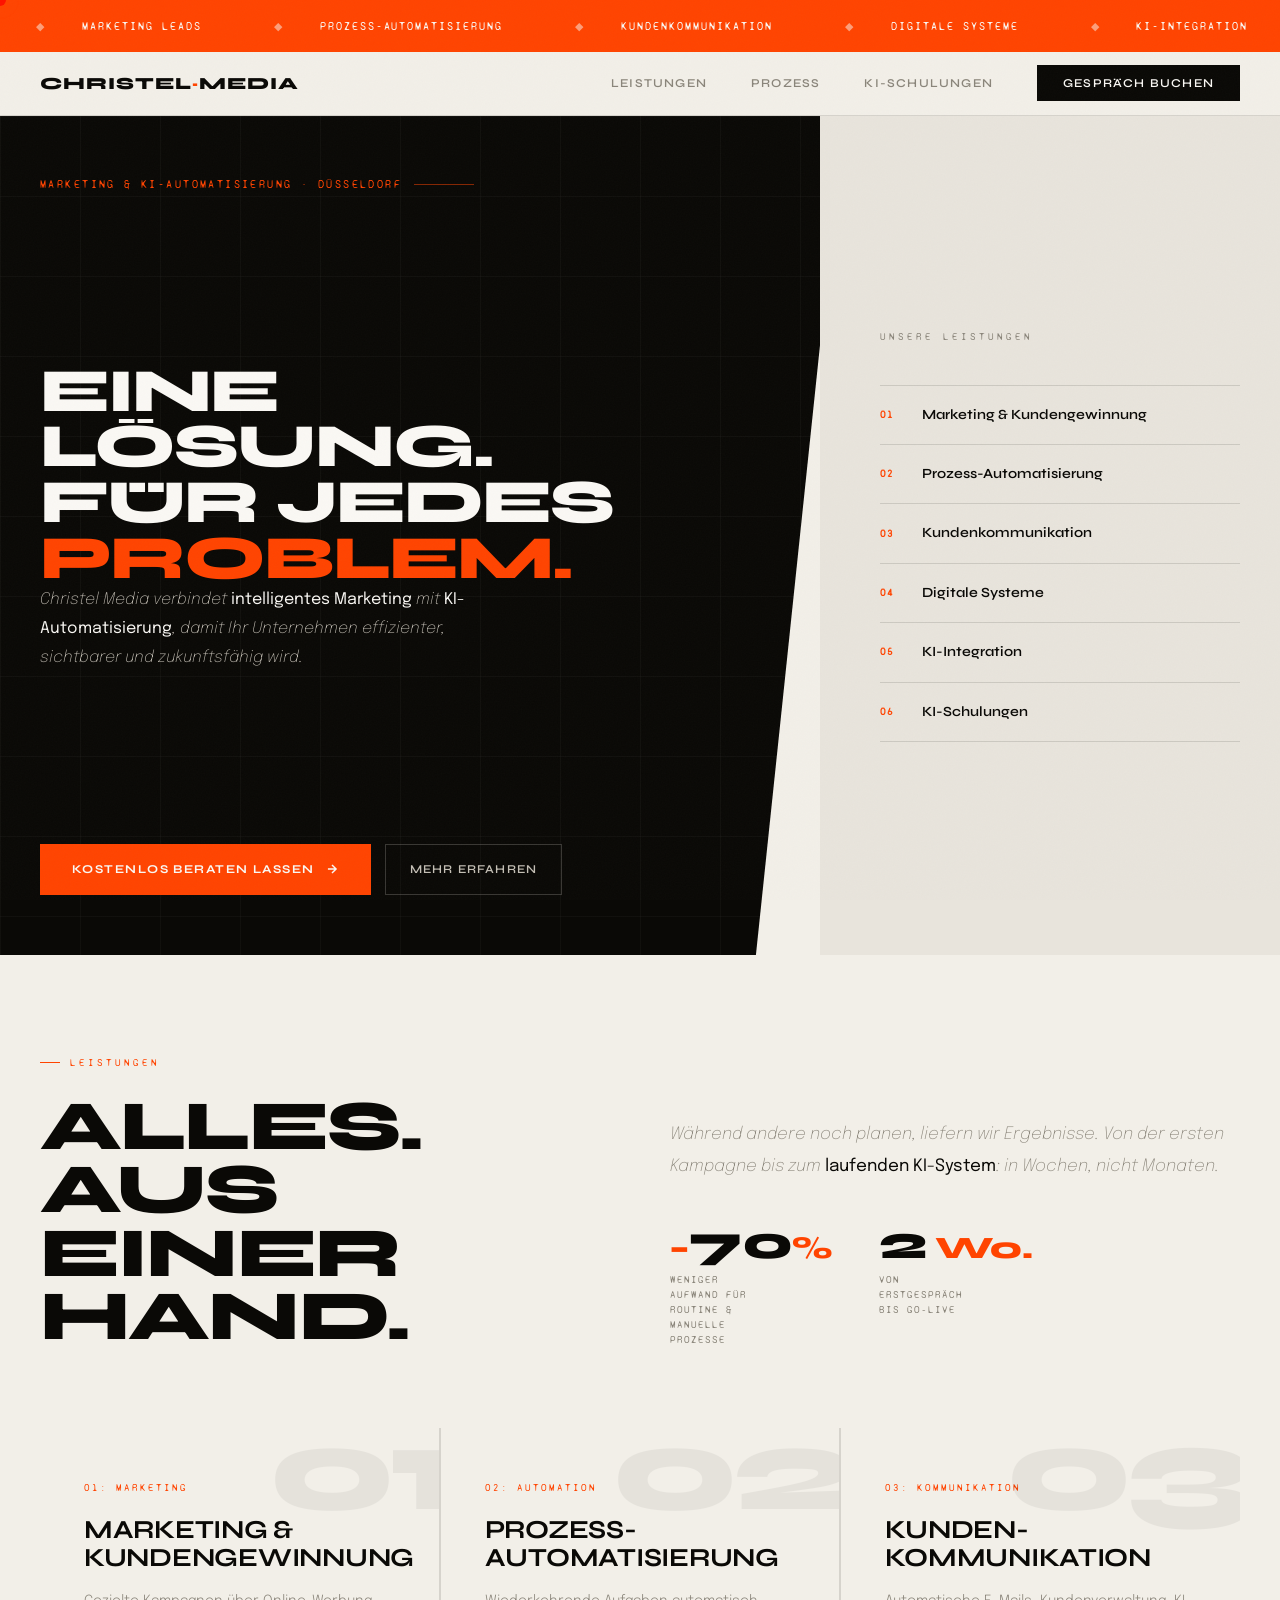
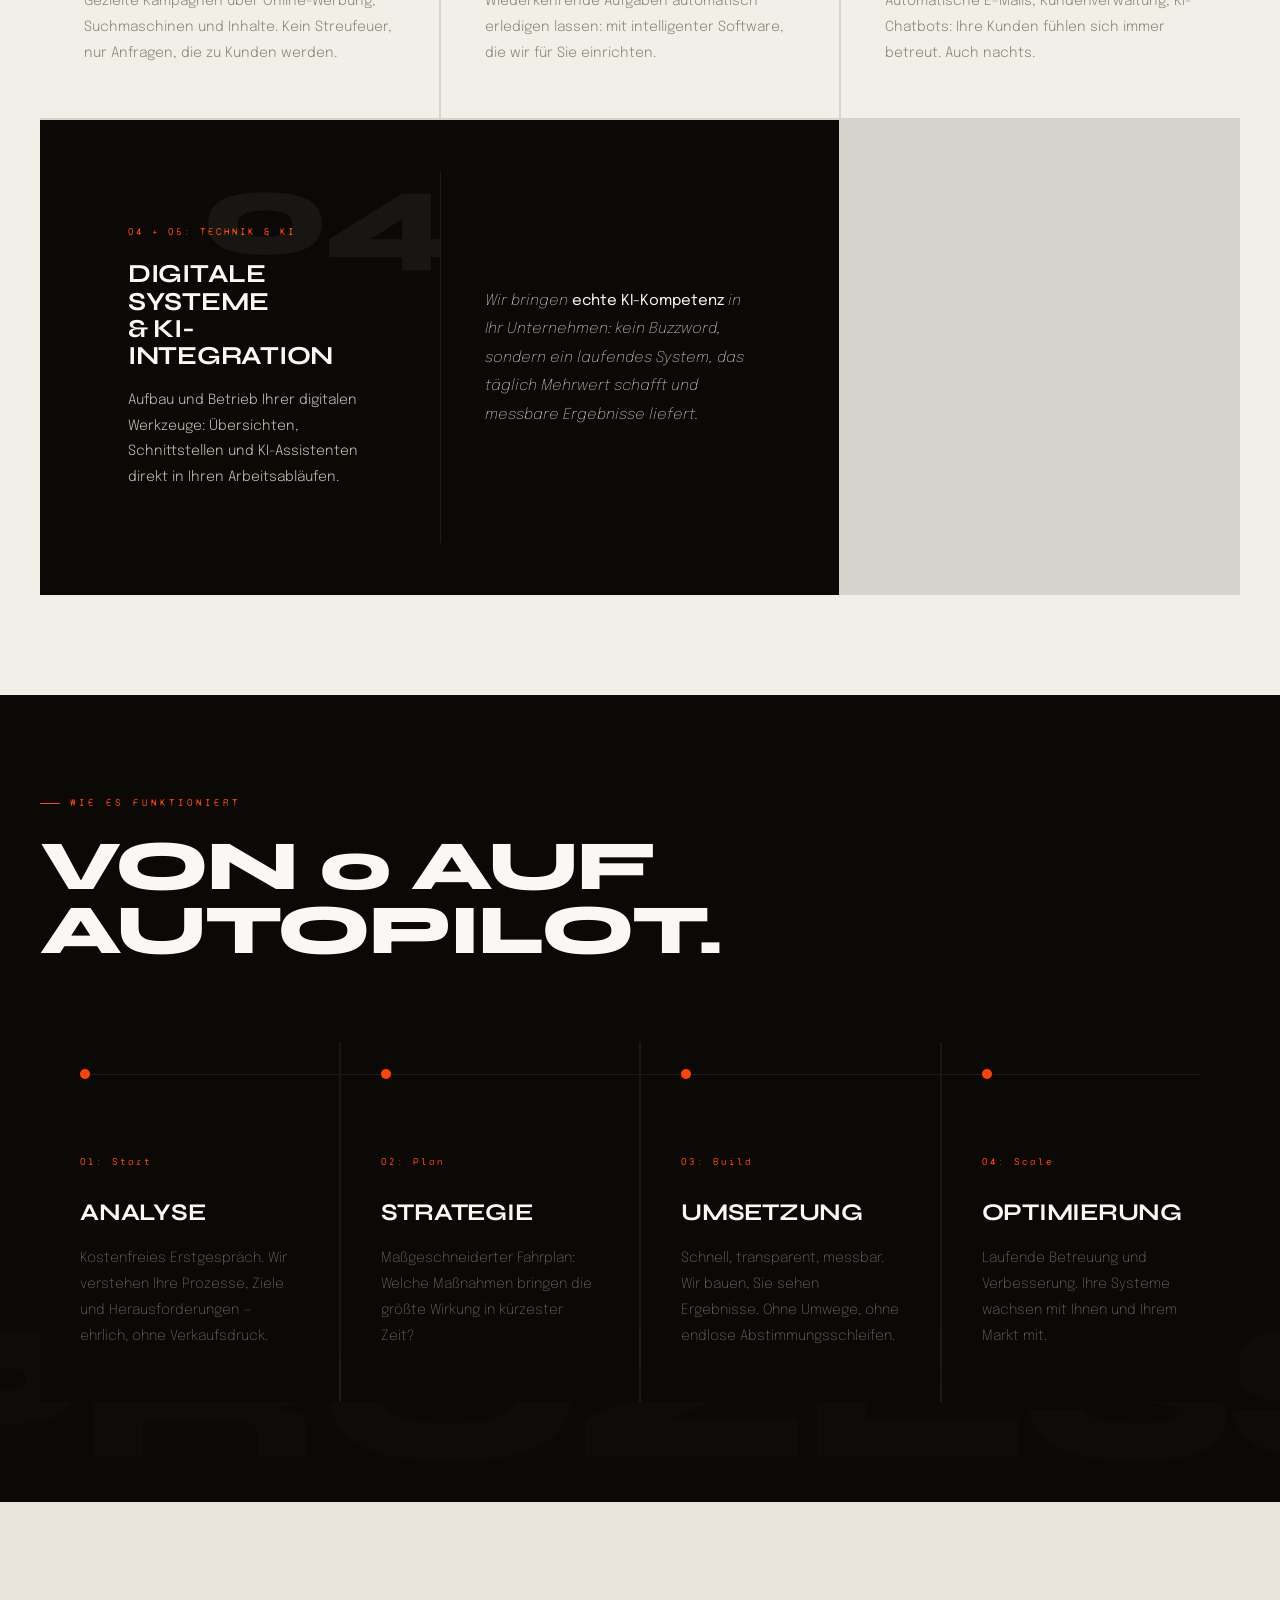
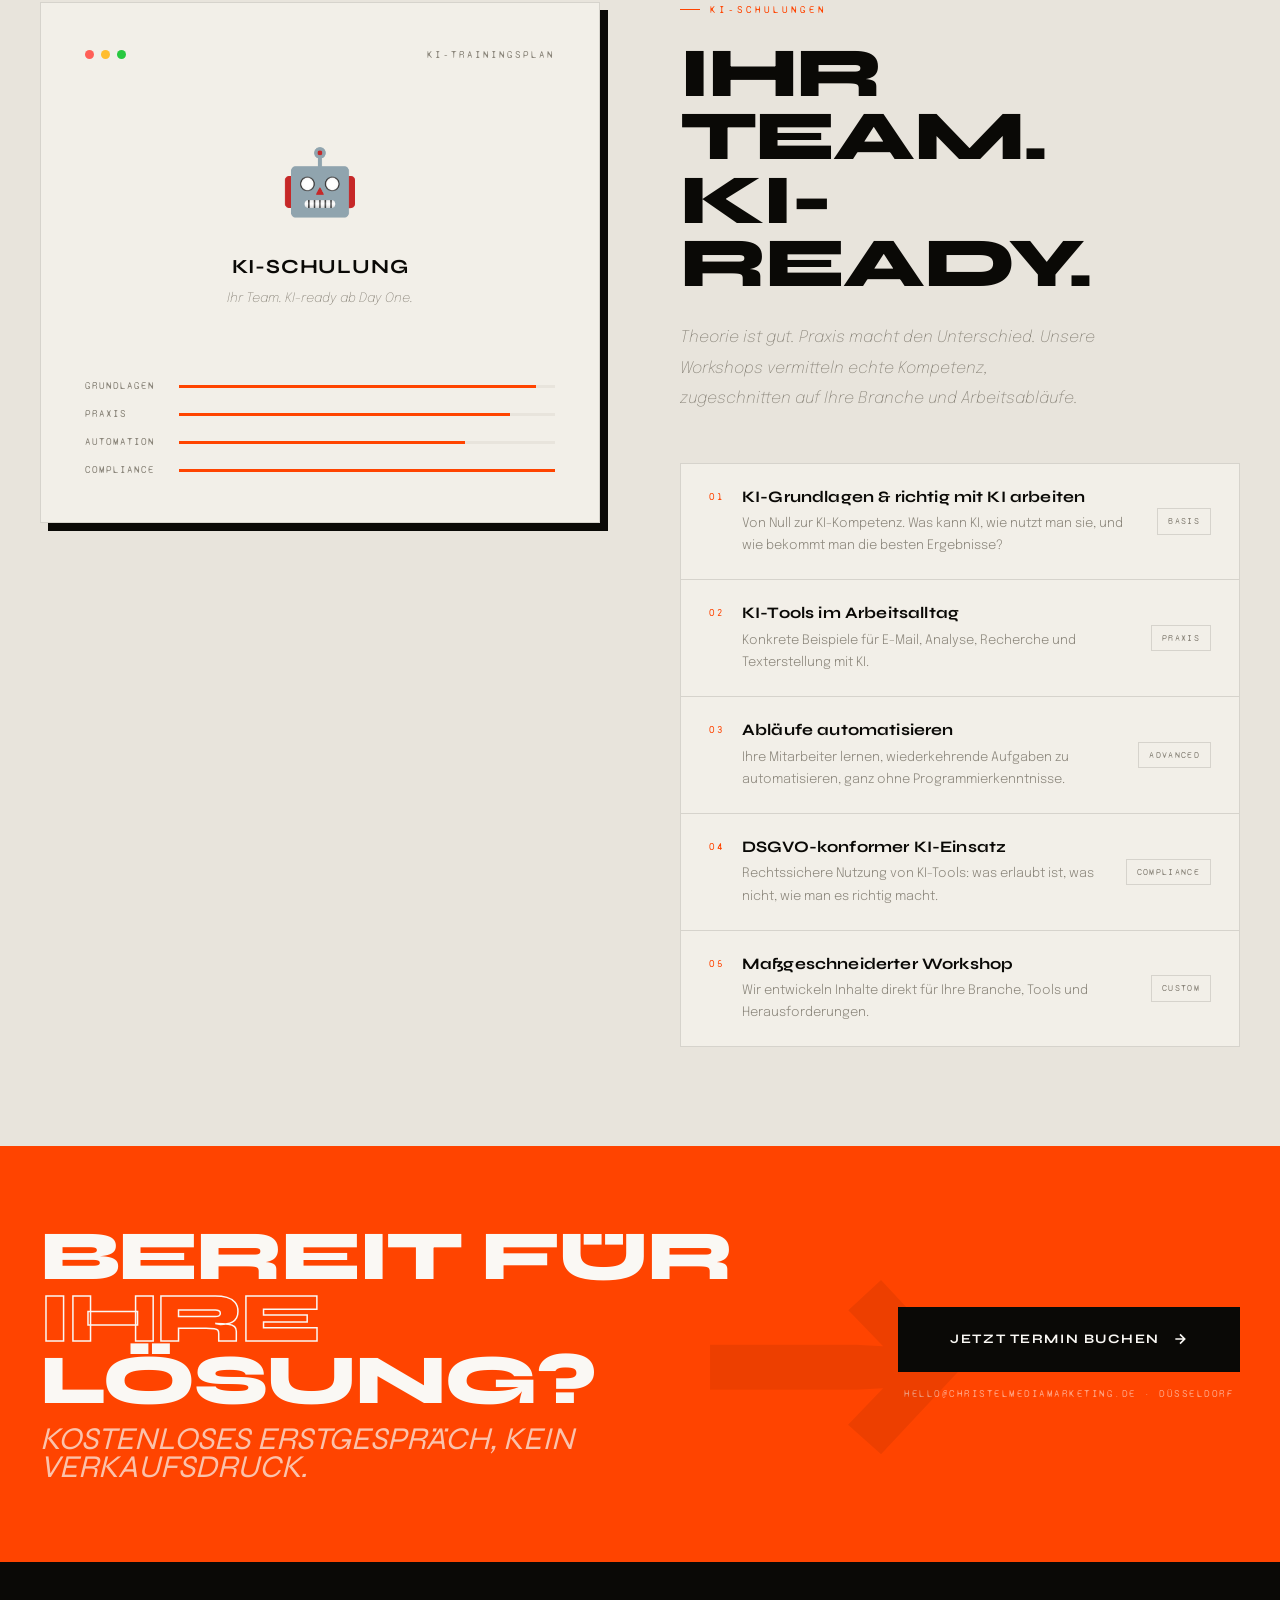
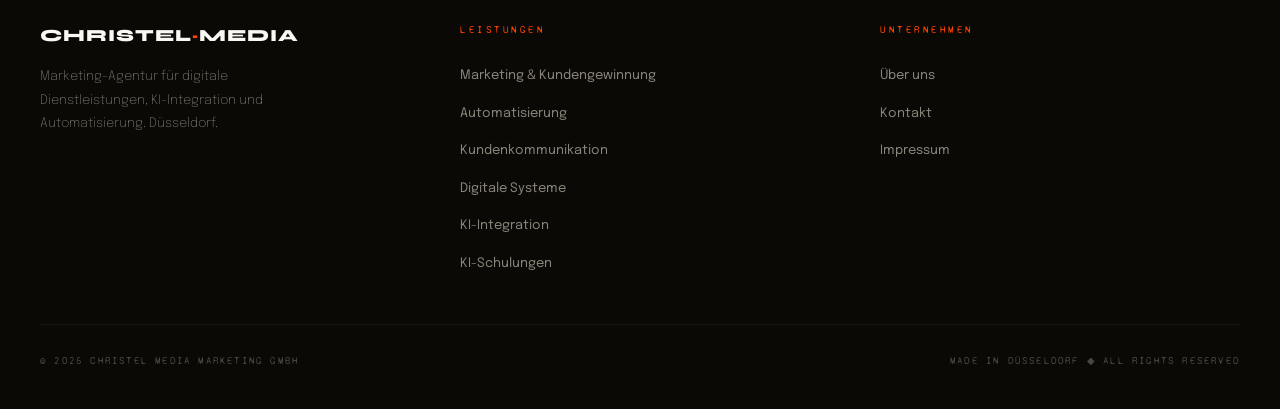
<file: index.html>
<!DOCTYPE html>
<html lang="de">
<head>
  <meta charset="UTF-8">
  <meta name="viewport" content="width=device-width, initial-scale=1.0">
  <title>Christel Media — Eine Lösung. Für jedes Problem.</title>
  <meta name="description" content="Christel Media verbindet intelligentes Marketing mit KI-Automatisierung, damit Ihr Unternehmen effizienter, sichtbarer und zukunftsfähig wird.">
  <link rel="preconnect" href="https://fonts.googleapis.com">
  <link href="https://fonts.googleapis.com/css2?family=Syne:wght@400;600;700;800&family=Syne+Mono&family=Epilogue:ital,wght@0,200;0,300;0,400;1,200&display=swap" rel="stylesheet">
  <link rel="stylesheet" href="css/styles.css">
</head>
<body>

  <!-- Scroll progress bar -->
  <div class="scroll-progress" id="scrollProgress" aria-hidden="true"></div>

  <!-- Custom cursor (desktop only) -->
  <div class="cur" id="cur" aria-hidden="true"></div>
  <div class="cur-ring" id="curRing" aria-hidden="true"></div>

  <!-- Marquee bar -->
  <div class="mbar" aria-hidden="true">
    <div class="minner">
      <span>Marketing Leads</span><span>Prozess-Automatisierung</span>
      <span>Kundenkommunikation</span><span>Digitale Systeme</span>
      <span>KI-Integration</span><span>KI-Schulungen für Teams</span>
      <span>Christel Media · Düsseldorf</span>
      <span>Marketing Leads</span><span>Prozess-Automatisierung</span>
      <span>Kundenkommunikation</span><span>Digitale Systeme</span>
      <span>KI-Integration</span><span>KI-Schulungen für Teams</span>
      <span>Christel Media · Düsseldorf</span>
    </div>
  </div>

  <!-- Navigation -->
  <nav role="navigation" aria-label="Hauptnavigation">
    <a href="#" class="logo">Christel<span class="logo-dot">·</span>Media</a>

    <button class="hamburger" id="hamburger" aria-label="Navigation öffnen" aria-expanded="false" aria-controls="navMenu">
      <span></span><span></span><span></span>
    </button>

    <ul id="navMenu" role="list">
      <li><a href="#leistungen">Leistungen</a></li>
      <li><a href="#prozess">Prozess</a></li>
      <li><a href="schulungen/">KI-Schulungen</a></li>
      <li><a href="#kontakt" class="nav-btn">Gespräch buchen</a></li>
    </ul>
  </nav>

  <!-- ─── HERO ─── -->
  <section class="hero" aria-label="Hero">
    <div class="hero-left">
      <div class="eyebrow">Marketing &amp; KI-Automatisierung · Düsseldorf</div>

      <div class="hero-title-block">
        <h1 class="hero-title">
          <span class="ln">Eine</span>
          <span class="ln">Lösung.</span>
          <span class="ln">Für jedes <span class="sw-wrap"><span class="sw-reel">
            <span style="color:var(--orange)">Problem.</span>
            <span style="-webkit-text-stroke:1.5px rgba(242,239,232,.4);color:transparent">Ziel.</span>
            <span style="color:var(--orange)">Projekt.</span>
            <span style="color:var(--orange)">Problem.</span>
          </span></span></span>
        </h1>
        <p class="hero-sub">
          Christel Media verbindet <strong>intelligentes Marketing</strong> mit
          <strong>KI-Automatisierung</strong>, damit Ihr Unternehmen effizienter,
          sichtbarer und zukunftsfähig wird.
        </p>
      </div>

      <div class="hero-bottom">
        <div class="hcta">
          <a href="#kontakt" class="btn-main">
            Kostenlos beraten lassen
            <svg width="14" height="14" viewBox="0 0 24 24" fill="none" stroke="currentColor" stroke-width="2.5" aria-hidden="true"><path d="M5 12h14M12 5l7 7-7 7"/></svg>
          </a>
          <a href="#leistungen" class="btn-out">Mehr erfahren</a>
        </div>
      </div>
    </div>

    <div class="hero-right">
      <div class="hr-label">Unsere Leistungen</div>
      <ul class="slist" role="list">
        <li><a href="#svc-01"><span class="slnum">01</span>Marketing &amp; Kundengewinnung<span class="slarr" aria-hidden="true">→</span></a></li>
        <li><a href="#svc-02"><span class="slnum">02</span>Prozess-Automatisierung<span class="slarr" aria-hidden="true">→</span></a></li>
        <li><a href="#svc-03"><span class="slnum">03</span>Kundenkommunikation<span class="slarr" aria-hidden="true">→</span></a></li>
        <li><a href="#svc-04"><span class="slnum">04</span>Digitale Systeme<span class="slarr" aria-hidden="true">→</span></a></li>
        <li><a href="#svc-04"><span class="slnum">05</span>KI-Integration<span class="slarr" aria-hidden="true">→</span></a></li>
        <li><a href="#schulungen"><span class="slnum">06</span>KI-Schulungen<span class="slarr" aria-hidden="true">→</span></a></li>
      </ul>
    </div>
  </section>

  <!-- ─── SERVICES ─── -->
  <section class="svcsec" id="leistungen" aria-labelledby="svc-heading">
    <div class="svctop rv">
      <div>
        <div class="stag">Leistungen</div>
        <h2 class="sh" id="svc-heading">Alles.<br>Aus einer Hand.</h2>
      </div>
      <div class="svctop-right">
        <p class="svctop-desc">Während andere noch planen, liefern wir Ergebnisse. Von der ersten Kampagne bis zum <strong>laufenden KI-System</strong>: in Wochen, nicht Monaten.</p>
        <div class="svtstats">
          <div class="svtstat">
            <div class="svtstat-n"><em>−</em>70<em>%</em></div>
            <div class="svtstat-l">Weniger Aufwand für Routine &amp; manuelle Prozesse</div>
          </div>
          <div class="svtstat">
            <div class="svtstat-n">2<em> Wo.</em></div>
            <div class="svtstat-l">Von Erstgespräch bis Go-Live</div>
          </div>
        </div>
      </div>
    </div>

    <div class="cgrid">
      <div class="card rv d1" id="svc-01">
        <div class="cnum" aria-hidden="true">01</div>
        <div class="ctag">01: Marketing</div>
        <h3 class="ctitle">Marketing &amp;<br>Kundengewinnung</h3>
        <p class="ctext">Gezielte Kampagnen über Online-Werbung, Suchmaschinen und Inhalte. Kein Streufeuer, nur Anfragen, die zu Kunden werden.</p>
      </div>
      <div class="card rv d2" id="svc-02">
        <div class="cnum" aria-hidden="true">02</div>
        <div class="ctag">02: Automation</div>
        <h3 class="ctitle">Prozess-<br>Automatisierung</h3>
        <p class="ctext">Wiederkehrende Aufgaben automatisch erledigen lassen: mit intelligenter Software, die wir für Sie einrichten.</p>
      </div>
      <div class="card rv d3" id="svc-03">
        <div class="cnum" aria-hidden="true">03</div>
        <div class="ctag">03: Kommunikation</div>
        <h3 class="ctitle">Kunden-<br>kommunikation</h3>
        <p class="ctext">Automatische E-Mails, Kundenverwaltung, KI-Chatbots: Ihre Kunden fühlen sich immer betreut. Auch nachts.</p>
      </div>

      <div class="card cwide rv d1" id="svc-04">
        <div class="cwide-left">
          <div class="cnum" aria-hidden="true">04</div>
          <div class="ctag">04 + 05: Technik &amp; KI</div>
          <h3 class="ctitle">Digitale Systeme<br>&amp; KI-Integration</h3>
          <p class="ctext">Aufbau und Betrieb Ihrer digitalen Werkzeuge: Übersichten, Schnittstellen und KI-Assistenten direkt in Ihren Arbeitsabläufen.</p>
        </div>
        <div class="cwide-right">
          <p>Wir bringen <strong>echte KI-Kompetenz</strong> in Ihr Unternehmen: kein Buzzword, sondern ein laufendes System, das täglich Mehrwert schafft und messbare Ergebnisse liefert.</p>
        </div>
      </div>
    </div>
  </section>

  <!-- ─── PROCESS ─── -->
  <section class="procsec" id="prozess" aria-labelledby="proc-heading">
    <div class="stag rv">Wie es funktioniert</div>
    <h2 class="sh rv d1" id="proc-heading">Von 0 auf<br>Autopilot.</h2>

    <div class="pgrid">
      <div class="pstep rv d1">
        <div class="pline" aria-hidden="true"></div>
        <div class="pdot" aria-hidden="true"></div>
        <span class="pnum">01: Start</span>
        <h3 class="ptitle">Analyse</h3>
        <p class="ptext">Kostenfreies Erstgespräch. Wir verstehen Ihre Prozesse, Ziele und Herausforderungen — ehrlich, ohne Verkaufsdruck.</p>
      </div>
      <div class="pstep rv d2">
        <div class="pline" aria-hidden="true"></div>
        <div class="pdot" aria-hidden="true"></div>
        <span class="pnum">02: Plan</span>
        <h3 class="ptitle">Strategie</h3>
        <p class="ptext">Maßgeschneiderter Fahrplan: Welche Maßnahmen bringen die größte Wirkung in kürzester Zeit?</p>
      </div>
      <div class="pstep rv d3">
        <div class="pline" aria-hidden="true"></div>
        <div class="pdot" aria-hidden="true"></div>
        <span class="pnum">03: Build</span>
        <h3 class="ptitle">Umsetzung</h3>
        <p class="ptext">Schnell, transparent, messbar. Wir bauen, Sie sehen Ergebnisse. Ohne Umwege, ohne endlose Abstimmungsschleifen.</p>
      </div>
      <div class="pstep rv d4">
        <div class="pline" aria-hidden="true"></div>
        <div class="pdot" aria-hidden="true"></div>
        <span class="pnum">04: Scale</span>
        <h3 class="ptitle">Optimierung</h3>
        <p class="ptext">Laufende Betreuung und Verbesserung. Ihre Systeme wachsen mit Ihnen und Ihrem Markt mit.</p>
      </div>
    </div>
  </section>

  <!-- ─── TRAINING ─── -->
  <section class="trsec" id="schulungen" aria-labelledby="tr-heading">
    <div class="tr-vis rv">
      <div class="tvbox">
        <div class="tvhead">
          <div class="tvdots" aria-hidden="true"><span></span><span></span><span></span></div>
          <div class="tvlabel">KI-Trainingsplan</div>
        </div>
        <div class="tvcenter">
          <span class="tvicon" role="img" aria-label="Roboter">🤖</span>
          <div class="tvcl">KI-Schulung</div>
          <div class="tvcs">Ihr Team. KI-ready ab Day One.</div>
        </div>
        <div class="tvprog" role="list" aria-label="Schulungsmodule Fortschritt">
          <div class="prow" role="listitem">
            <div class="plabel">Grundlagen</div>
            <div class="ptrack"><div class="pfill" style="--w:95%" role="progressbar" aria-valuenow="95" aria-valuemin="0" aria-valuemax="100"></div></div>
          </div>
          <div class="prow" role="listitem">
            <div class="plabel">Praxis</div>
            <div class="ptrack"><div class="pfill" style="--w:88%" role="progressbar" aria-valuenow="88" aria-valuemin="0" aria-valuemax="100"></div></div>
          </div>
          <div class="prow" role="listitem">
            <div class="plabel">Automation</div>
            <div class="ptrack"><div class="pfill" style="--w:76%" role="progressbar" aria-valuenow="76" aria-valuemin="0" aria-valuemax="100"></div></div>
          </div>
          <div class="prow" role="listitem">
            <div class="plabel">Compliance</div>
            <div class="ptrack"><div class="pfill" style="--w:100%" role="progressbar" aria-valuenow="100" aria-valuemin="0" aria-valuemax="100"></div></div>
          </div>
        </div>
      </div>
    </div>

    <div class="tr-con">
      <div class="stag rv">KI-Schulungen</div>
      <h2 class="sh rv d1" id="tr-heading">Ihr Team.<br>KI-Ready.</h2>
      <p class="tr-desc rv d2">Theorie ist gut. Praxis macht den Unterschied. Unsere Workshops vermitteln echte Kompetenz, zugeschnitten auf Ihre Branche und Arbeitsabläufe.</p>

      <div class="modlist rv d3">
        <div class="mod">
          <span class="mnum">01</span>
          <div>
            <div class="mtit">KI-Grundlagen &amp; richtig mit KI arbeiten</div>
            <div class="mdesc">Von Null zur KI-Kompetenz. Was kann KI, wie nutzt man sie, und wie bekommt man die besten Ergebnisse?</div>
          </div>
          <div class="mbadge">Basis</div>
        </div>
        <div class="mod">
          <span class="mnum">02</span>
          <div>
            <div class="mtit">KI-Tools im Arbeitsalltag</div>
            <div class="mdesc">Konkrete Beispiele für E-Mail, Analyse, Recherche und Texterstellung mit KI.</div>
          </div>
          <div class="mbadge">Praxis</div>
        </div>
        <div class="mod">
          <span class="mnum">03</span>
          <div>
            <div class="mtit">Abläufe automatisieren</div>
            <div class="mdesc">Ihre Mitarbeiter lernen, wiederkehrende Aufgaben zu automatisieren, ganz ohne Programmierkenntnisse.</div>
          </div>
          <div class="mbadge">Advanced</div>
        </div>
        <div class="mod">
          <span class="mnum">04</span>
          <div>
            <div class="mtit">DSGVO-konformer KI-Einsatz</div>
            <div class="mdesc">Rechtssichere Nutzung von KI-Tools: was erlaubt ist, was nicht, wie man es richtig macht.</div>
          </div>
          <div class="mbadge">Compliance</div>
        </div>
        <div class="mod">
          <span class="mnum">05</span>
          <div>
            <div class="mtit">Maßgeschneiderter Workshop</div>
            <div class="mdesc">Wir entwickeln Inhalte direkt für Ihre Branche, Tools und Herausforderungen.</div>
          </div>
          <div class="mbadge">Custom</div>
        </div>
      </div>
    </div>
  </section>

  <!-- ─── CTA ─── -->
  <section class="ctafull" id="kontakt" aria-labelledby="cta-heading">
    <div>
      <div class="ctah" id="cta-heading">
        Bereit für <em>Ihre</em> Lösung?
        <sub>Kostenloses Erstgespräch, kein Verkaufsdruck.</sub>
      </div>
    </div>
    <div class="cta-action">
      <a href="mailto:hello@christelmediamarketing.de?subject=Anfrage%3A%20Kostenloses%20Erstgespr%C3%A4ch&body=Guten%20Tag%2C%0A%0Aich%20habe%20Ihre%20Website%20besucht%20und%20m%C3%B6chte%20gerne%20ein%20kostenloses%20Erstgespr%C3%A4ch%20anfragen.%0A%0AKurze%20Beschreibung%20meines%20Unternehmens%20und%20meiner%20Herausforderung%3A%0A%5BBitte%20hier%20kurz%20beschreiben%5D%0A%0AMit%20freundlichen%20Gr%C3%BC%C3%9Fen%2C%0A%5BIhr%20Name%5D%0A%5BUnternehmen%5D" class="btn-big">
        Jetzt Termin buchen
        <svg width="16" height="16" viewBox="0 0 24 24" fill="none" stroke="currentColor" stroke-width="2.5" aria-hidden="true"><path d="M5 12h14M12 5l7 7-7 7"/></svg>
      </a>
      <div class="ctalbl">hello@christelmediamarketing.de · Düsseldorf</div>
    </div>
  </section>

  <!-- ─── FOOTER ─── -->
  <footer role="contentinfo">
    <div class="ftop">
      <div class="fbrand">
        <a href="#" class="logo">Christel<span class="logo-dot">·</span>Media</a>
        <p>Marketing-Agentur für digitale Dienstleistungen, KI-Integration und Automatisierung. Düsseldorf.</p>
      </div>
      <div class="fcol">
        <div class="fcoltit">Leistungen</div>
        <ul role="list">
          <li><a href="#leistungen">Marketing &amp; Kundengewinnung</a></li>
          <li><a href="#leistungen">Automatisierung</a></li>
          <li><a href="#leistungen">Kundenkommunikation</a></li>
          <li><a href="#leistungen">Digitale Systeme</a></li>
          <li><a href="#leistungen">KI-Integration</a></li>
          <li><a href="schulungen/">KI-Schulungen</a></li>
        </ul>
      </div>
      <div class="fcol">
        <div class="fcoltit">Unternehmen</div>
        <ul role="list">
          <li><a href="#">Über uns</a></li>
          <li><a href="#kontakt">Kontakt</a></li>
          <li><a href="impressum.html">Impressum</a></li>
        </ul>
      </div>
    </div>
    <div class="fbot">
      <span>© 2025 Christel Media Marketing GmbH</span>
      <span>Made in Düsseldorf ◆ All rights reserved</span>
    </div>
  </footer>

  <script src="js/main.js"></script>
</body>
</html>
</file>
<file: css/styles.css>
/* ══════════════════════════════════════════════════════════════
   CHRISTEL MEDIA — styles.css
   Design System + Component Styles + Responsive Breakpoints
   ══════════════════════════════════════════════════════════════ */

/* ── VARIABLES ── */
:root {
  --ink:    #0A0906;
  --paper:  #F2EFE8;
  --off:    #E8E4DC;
  --orange: #FF4400;
  --ora2:   #FF6B35;
  --dim:    #8A857A;
  --dimmer: #C4BFB5;
  --white:  #FAF8F4;
  --bdr:    rgba(10,9,6,0.12);
}

/* ── RESET & BASE ── */
*, *::before, *::after { margin: 0; padding: 0; box-sizing: border-box; }
html { scroll-behavior: smooth; }
body {
  background: var(--paper);
  color: var(--ink);
  font-family: 'Epilogue', sans-serif;
  font-size: 16px;
  line-height: 1.6;
  overflow-x: hidden;
  cursor: none;
}

/* Grain overlay */
body::before {
  content: '';
  position: fixed;
  inset: 0;
  pointer-events: none;
  z-index: 9000;
  opacity: .025;
  background-image: url("data:image/svg+xml,%3Csvg xmlns='http://www.w3.org/2000/svg' width='300' height='300'%3E%3Cfilter id='n'%3E%3CfeTurbulence type='fractalNoise' baseFrequency='0.75' numOctaves='4' stitchTiles='stitch'/%3E%3C/filter%3E%3Crect width='100%25' height='100%25' filter='url(%23n)'/%3E%3C/svg%3E");
}


/* ══════════════════════════════════════════════════════════════
   SCROLL PROGRESS BAR
   ══════════════════════════════════════════════════════════════ */
.scroll-progress {
  position: fixed;
  top: 0; left: 0;
  height: 2px;
  width: 0;
  background: var(--orange);
  z-index: 9001;
  pointer-events: none;
  transition: none;
}


/* ══════════════════════════════════════════════════════════════
   CURSOR (desktop only — hidden on touch via JS + media query)
   ══════════════════════════════════════════════════════════════ */
.cur {
  position: fixed;
  width: 12px; height: 12px;
  background: var(--orange);
  border-radius: 50%;
  pointer-events: none;
  z-index: 9999;
  transform: translate(-50%, -50%);
  transition: width .2s, height .2s;
  mix-blend-mode: multiply;
}
.cur-ring {
  position: fixed;
  width: 38px; height: 38px;
  border: 1.5px solid var(--orange);
  border-radius: 50%;
  pointer-events: none;
  z-index: 9998;
  transform: translate(-50%, -50%);
  opacity: .5;
}


/* ══════════════════════════════════════════════════════════════
   MARQUEE
   ══════════════════════════════════════════════════════════════ */
.mbar {
  background: var(--orange);
  padding: 13px 0;
  overflow: hidden;
  white-space: nowrap;
}
.minner {
  display: inline-flex;
  animation: marq 30s linear infinite;
}
.minner span {
  font-family: 'Syne Mono', monospace;
  font-size: 11px;
  letter-spacing: .18em;
  text-transform: uppercase;
  color: var(--white);
  padding: 0 36px;
}
.minner span::before {
  content: '◆';
  margin-right: 36px;
  opacity: .5;
}
.mbar:hover .minner { animation-play-state: paused; }
@keyframes marq {
  from { transform: translateX(0); }
  to   { transform: translateX(-50%); }
}


/* ══════════════════════════════════════════════════════════════
   NAVIGATION
   ══════════════════════════════════════════════════════════════ */
nav {
  position: sticky;
  top: 0;
  z-index: 200;
  background: var(--paper);
  border-bottom: 1px solid var(--bdr);
  display: flex;
  align-items: center;
  justify-content: space-between;
  padding: 18px 64px;
}
.logo {
  font-family: 'Syne', sans-serif;
  font-weight: 800;
  font-size: 17px;
  letter-spacing: .06em;
  text-transform: uppercase;
  color: var(--ink);
  text-decoration: none;
  flex-shrink: 0;
}
.logo-dot {
  color: var(--orange);
  display: inline-block;
  transition: transform .3s cubic-bezier(.16,1,.3,1);
}
.logo:hover .logo-dot { transform: scale(1.6); }

nav ul {
  list-style: none;
  display: flex;
  align-items: center;
  gap: 44px;
}
nav ul a {
  font-family: 'Syne', sans-serif;
  font-size: 12px;
  font-weight: 600;
  letter-spacing: .1em;
  text-transform: uppercase;
  color: var(--dim);
  text-decoration: none;
  transition: color .2s;
  position: relative;
}
nav ul a::after {
  content: '';
  position: absolute;
  left: 0; bottom: -4px;
  width: 0; height: 1px;
  background: var(--orange);
  transition: width .3s ease;
}
nav ul a:hover { color: var(--ink); }
nav ul a:hover::after { width: 100%; }
.nav-btn {
  background: var(--ink) !important;
  color: var(--white) !important;
  padding: 11px 26px;
  transition: background .2s !important;
}
.nav-btn:hover {
  background: var(--orange) !important;
  color: var(--white) !important;
}
.nav-btn::after { display: none !important; }

/* Hamburger button — hidden on desktop */
.hamburger {
  display: none;
  flex-direction: column;
  justify-content: center;
  gap: 5px;
  width: 36px;
  height: 36px;
  background: none;
  border: none;
  cursor: pointer;
  padding: 4px;
  z-index: 202;
  flex-shrink: 0;
}
.hamburger span {
  display: block;
  width: 100%;
  height: 1.5px;
  background: var(--ink);
  transition: transform .35s cubic-bezier(.16,1,.3,1), opacity .25s;
  transform-origin: center;
}
.hamburger.open span:nth-child(1) { transform: translateY(6.5px) rotate(45deg); }
.hamburger.open span:nth-child(2) { opacity: 0; transform: scaleX(0); }
.hamburger.open span:nth-child(3) { transform: translateY(-6.5px) rotate(-45deg); }


/* ══════════════════════════════════════════════════════════════
   HERO
   ══════════════════════════════════════════════════════════════ */
.hero {
  min-height: calc(100vh - 61px);
  display: grid;
  grid-template-columns: 1fr 460px;
  position: relative;
  overflow: hidden;
}

/* Diagonal divider — left offset kept small so it never covers hero-left text */
.hero::after {
  content: '';
  position: absolute;
  top: 0; bottom: 0;
  left: calc(100% - 460px - 20px);
  width: 120px;
  background: var(--paper);
  transform: skewX(-6deg);
  z-index: 2;
}

.hero-left {
  background: var(--ink);
  padding: 80px 100px 80px 64px;
  display: flex;
  flex-direction: column;
  justify-content: space-between;
  position: relative;
  overflow: hidden;
}
.hero-left::before {
  content: '';
  position: absolute;
  inset: 0;
  background-image:
    linear-gradient(rgba(242,239,232,.03) 1px, transparent 1px),
    linear-gradient(90deg, rgba(242,239,232,.03) 1px, transparent 1px);
  background-size: 80px 80px;
  pointer-events: none;
}

.eyebrow {
  font-family: 'Syne Mono', monospace;
  font-size: 11px;
  letter-spacing: .22em;
  text-transform: uppercase;
  color: var(--orange);
  display: flex;
  align-items: center;
  gap: 12px;
  opacity: 0;
  animation: fi .8s ease forwards .2s;
}
.eyebrow::after {
  content: '';
  flex: 1;
  max-width: 60px;
  height: 1px;
  background: var(--orange);
  opacity: .5;
}

.hero-title-block {
  flex: 1;
  display: flex;
  flex-direction: column;
  justify-content: center;
  padding: 40px 0;
}

.hero-title {
  font-family: 'Syne', sans-serif;
  font-weight: 800;
  font-size: clamp(52px, 7.5vw, 120px);
  line-height: .9;
  letter-spacing: -.03em;
  text-transform: uppercase;
  color: var(--white);
}
.hero-title .ln {
  display: block;
  opacity: 0;
  transform: translateY(100%);
  overflow: hidden;
  animation: su .9s cubic-bezier(.16,1,.3,1) forwards;
}
.hero-title .ln:nth-child(1) { animation-delay: .3s; }
.hero-title .ln:nth-child(2) { animation-delay: .5s; }
.hero-title .ln:nth-child(3) { animation-delay: .7s; }

/* Slot machine word-swap */
.sw-wrap {
  display: inline-block;
  overflow: hidden;
  height: .92em;
  vertical-align: top;
}
.sw-reel {
  display: flex;
  flex-direction: column;
  animation: slot 10s steps(1) infinite;
}
.sw-reel span { display: block; height: .92em; line-height: .92; }

@keyframes slot {
  0%   { transform: translateY(0); }
  25%  { transform: translateY(0); }
  33%  { transform: translateY(-1em); }
  58%  { transform: translateY(-1em); }
  66%  { transform: translateY(-2em); }
  91%  { transform: translateY(-2em); }
  100% { transform: translateY(0); }
}

.hero-sub {
  font-size: 16px;
  font-weight: 200;
  font-style: italic;
  color: var(--dimmer);
  max-width: 460px;
  line-height: 1.8;
  opacity: 0;
  animation: fi 1s ease forwards 1s;
}
.hero-sub strong { font-style: normal; font-weight: 400; color: var(--white); }

.hero-bottom {
  display: flex;
  align-items: flex-end;
  gap: 24px;
  opacity: 0;
  animation: fi .9s ease forwards 1.1s;
}
.hcta { display: flex; gap: 14px; align-items: center; flex-wrap: wrap; }

/* Buttons */
.btn-main {
  font-family: 'Syne', sans-serif;
  font-weight: 700;
  font-size: 12px;
  letter-spacing: .12em;
  text-transform: uppercase;
  background: var(--orange);
  color: var(--white);
  padding: 16px 32px;
  text-decoration: none;
  display: inline-flex;
  align-items: center;
  gap: 10px;
  transition: all .25s;
  white-space: nowrap;
}
.btn-main:hover { background: var(--ora2); transform: translateY(-2px); }
.btn-main:active { transform: translateY(1px); transition-duration: .08s; }

.btn-out {
  font-family: 'Syne', sans-serif;
  font-weight: 600;
  font-size: 12px;
  letter-spacing: .1em;
  text-transform: uppercase;
  border: 1px solid rgba(242,239,232,.2);
  color: var(--dimmer);
  padding: 15px 24px;
  text-decoration: none;
  transition: all .25s;
  white-space: nowrap;
}
.btn-out:hover { border-color: rgba(242,239,232,.5); color: var(--white); }
.btn-out:active { transform: translateY(1px); transition-duration: .08s; }

.hstats { display: flex; gap: 40px; text-align: right; flex-shrink: 0; }
.hstat-n {
  font-family: 'Syne', sans-serif;
  font-weight: 800;
  font-size: 34px;
  color: var(--white);
  line-height: 1;
}
.hstat-n em { color: var(--orange); font-style: normal; }
.hstat-l {
  font-family: 'Syne Mono', monospace;
  font-size: 10px;
  letter-spacing: .1em;
  color: var(--dim);
  margin-top: 4px;
  text-transform: uppercase;
}

/* Hero right panel */
.hero-right {
  background: var(--off);
  display: flex;
  flex-direction: column;
  justify-content: center;
  padding: 80px 60px 80px 100px;
  position: relative;
  z-index: 3;
}
.hr-label {
  font-family: 'Syne Mono', monospace;
  font-size: 10px;
  letter-spacing: .3em;
  text-transform: uppercase;
  color: var(--dim);
  margin-bottom: 40px;
  opacity: 0;
  animation: fi .8s ease forwards 1.3s;
}
.slist {
  list-style: none;
  border-top: 1px solid var(--bdr);
  opacity: 0;
  animation: fi .8s ease forwards 1.5s;
}
.slist li {
  border-bottom: 1px solid var(--bdr);
  position: relative;
  overflow: hidden;
}
.slist li::after {
  content: '';
  position: absolute;
  left: 0; bottom: 0;
  height: 1px; width: 0;
  background: var(--orange);
  transition: width .4s ease;
}
.slist li:hover::after { width: 100%; }
.slist li a {
  display: flex;
  align-items: center;
  gap: 16px;
  padding: 18px 0;
  font-family: 'Syne', sans-serif;
  font-size: 14px;
  font-weight: 600;
  color: var(--ink);
  text-decoration: none;
  transition: color .2s;
}
.slist li a:hover { color: var(--orange); }
.slnum {
  font-family: 'Syne Mono', monospace;
  font-size: 10px;
  color: var(--orange);
  letter-spacing: .1em;
  width: 26px;
  flex-shrink: 0;
}
.slarr {
  margin-left: auto;
  opacity: 0;
  transition: opacity .2s, transform .2s;
  color: var(--orange);
}
.slist li:hover .slarr,
.slist li a:hover .slarr { opacity: 1; transform: translateX(4px); }


/* ══════════════════════════════════════════════════════════════
   ANIMATIONS
   ══════════════════════════════════════════════════════════════ */
@keyframes fi {
  from { opacity: 0; }
  to   { opacity: 1; }
}
@keyframes su {
  from { opacity: 0; transform: translateY(100%); }
  to   { opacity: 1; transform: translateY(0); }
}


/* ══════════════════════════════════════════════════════════════
   SCROLL REVEAL
   ══════════════════════════════════════════════════════════════ */
.rv {
  opacity: 0;
  transform: translateY(28px);
  transition: opacity .7s ease, transform .7s ease;
}
.rv.on { opacity: 1; transform: translateY(0); }
.d1 { transition-delay: .08s; }
.d2 { transition-delay: .16s; }
.d3 { transition-delay: .24s; }
.d4 { transition-delay: .32s; }


/* ══════════════════════════════════════════════════════════════
   SHARED SECTION ELEMENTS
   ══════════════════════════════════════════════════════════════ */
.stag {
  font-family: 'Syne Mono', monospace;
  font-size: 10px;
  letter-spacing: .3em;
  text-transform: uppercase;
  color: var(--orange);
  display: flex;
  align-items: center;
  gap: 10px;
  margin-bottom: 24px;
}
.stag::before { content: ''; width: 20px; height: 1px; background: var(--orange); }

.sh {
  font-family: 'Syne', sans-serif;
  font-weight: 800;
  text-transform: uppercase;
  letter-spacing: -.025em;
  line-height: .9;
  font-size: clamp(40px, 5.5vw, 84px);
}


/* ══════════════════════════════════════════════════════════════
   SERVICES SECTION
   ══════════════════════════════════════════════════════════════ */
.svcsec { padding: 120px 64px; background: var(--paper); }

.svctop {
  display: grid;
  grid-template-columns: 1fr 1fr;
  gap: 60px;
  align-items: end;
  margin-bottom: 80px;
}
.svctop-right {
  display: flex;
  flex-direction: column;
  gap: 36px;
  justify-content: flex-end;
}
.svctop-desc {
  font-size: 17px;
  font-weight: 200;
  font-style: italic;
  color: var(--dim);
  line-height: 1.9;
}
.svctop-desc strong { font-style: normal; font-weight: 400; color: var(--ink); }

.svtstats { display: flex; gap: 48px; }
.svtstat-n {
  font-family: 'Syne', sans-serif;
  font-weight: 800;
  font-size: 48px;
  line-height: 1;
  color: var(--ink);
  letter-spacing: -.03em;
}
.svtstat-n em {
  color: var(--orange);
  font-style: normal;
  font-size: .65em;
  letter-spacing: -.02em;
}
.svtstat-l {
  font-family: 'Syne Mono', monospace;
  font-size: 10px;
  letter-spacing: .1em;
  color: var(--dim);
  text-transform: uppercase;
  margin-top: 6px;
  max-width: 100px;
  line-height: 1.5;
}

.cgrid {
  display: grid;
  grid-template-columns: repeat(3, 1fr);
  gap: 2px;
  background: var(--bdr);
}
.card.scroll-highlight {
  animation: cardflash .8s ease;
}
@keyframes cardflash {
  0%   { box-shadow: inset 3px 0 0 var(--orange); }
  100% { box-shadow: inset 3px 0 0 transparent; }
}
.card {
  background: var(--paper);
  padding: 52px 44px;
  position: relative;
  overflow: hidden;
  transition: background .3s;
}
.card:hover { background: var(--off); }
.card::before {
  content: '';
  position: absolute;
  left: 0; top: 0;
  width: 3px; height: 0;
  background: var(--orange);
  transition: height .4s ease;
}
.card:hover::before { height: 100%; }
.cnum {
  font-family: 'Syne', sans-serif;
  font-weight: 800;
  font-size: 120px;
  line-height: .9;
  color: var(--ink);
  opacity: .05;
  position: absolute;
  top: -12px; right: -8px;
  letter-spacing: -.05em;
  pointer-events: none;
  transition: opacity .3s, color .3s, transform .4s ease;
}
.card:hover .cnum { opacity: .08; color: var(--orange); transform: translateY(-6px); }
.ctag {
  font-family: 'Syne Mono', monospace;
  font-size: 10px;
  letter-spacing: .2em;
  text-transform: uppercase;
  color: var(--orange);
  margin-bottom: 20px;
}
.ctitle {
  font-family: 'Syne', sans-serif;
  font-size: 26px;
  font-weight: 700;
  letter-spacing: -.01em;
  text-transform: uppercase;
  line-height: 1.05;
  margin-bottom: 18px;
}
.ctext { font-size: 14px; font-weight: 300; color: var(--dim); line-height: 1.85; }

/* Wide card: spans 2 cols, dark bg */
.cwide {
  grid-column: span 2;
  display: grid;
  grid-template-columns: 1fr 1fr;
  gap: 0;
  align-items: center;
  background: var(--ink) !important;
  color: var(--white);
}
.cwide .ctitle { color: var(--white); }
.cwide .ctext  { color: var(--dimmer); }
.cwide .cnum   { color: var(--white); }
.cwide-left {
  padding: 52px 44px;
  position: relative;
  overflow: hidden;
}
.cwide-right {
  border-left: 1px solid rgba(255,255,255,.08);
  padding: 52px 44px;
  height: 100%;
  display: flex;
  align-items: center;
}
.cwide-right p {
  font-size: 15px;
  font-weight: 200;
  font-style: italic;
  color: var(--dimmer);
  line-height: 1.9;
}
.cwide-right p strong { font-style: normal; font-weight: 400; color: var(--white); }


/* ══════════════════════════════════════════════════════════════
   PROCESS SECTION
   ══════════════════════════════════════════════════════════════ */
.procsec {
  padding: 120px 64px;
  background: var(--ink);
  color: var(--white);
  position: relative;
  overflow: hidden;
}
.procsec::before {
  content: 'PROZESS';
  position: absolute;
  bottom: -50px;
  left: 50%;
  transform: translateX(-50%);
  font-family: 'Syne', sans-serif;
  font-weight: 800;
  font-size: 200px;
  letter-spacing: -.04em;
  text-transform: uppercase;
  color: rgba(255,255,255,.015);
  pointer-events: none;
  white-space: nowrap;
}
.procsec .stag       { color: var(--orange); }
.procsec .stag::before { background: var(--orange); }
.procsec .sh         { color: var(--white); }

.pgrid {
  display: grid;
  grid-template-columns: repeat(4, 1fr);
  gap: 2px;
  background: rgba(255,255,255,.06);
  margin-top: 80px;
}
.pstep {
  background: var(--ink);
  padding: 52px 40px;
  position: relative;
  transition: background .3s;
}
.pstep:hover { background: #181510; }
.pline {
  position: absolute;
  top: 32px; left: 0; right: 0;
  height: 1px;
  background: rgba(255,255,255,.08);
}
.pstep:first-child .pline { left: 40px; }
.pstep:last-child  .pline { right: 40px; }
.pdot {
  width: 10px; height: 10px;
  border-radius: 50%;
  background: var(--orange);
  position: absolute;
  top: 27px; left: 40px;
}
.pstep.on .pdot {
  animation: dotpulse 2s ease-out 1;
}
@keyframes dotpulse {
  0%   { box-shadow: 0 0 0 0 rgba(255,68,0,.5); }
  70%  { box-shadow: 0 0 0 12px rgba(255,68,0,0); }
  100% { box-shadow: 0 0 0 0 rgba(255,68,0,0); }
}
.pnum {
  font-family: 'Syne Mono', monospace;
  font-size: 10px;
  letter-spacing: .2em;
  color: var(--orange);
  margin-top: 60px;
  margin-bottom: 24px;
  display: block;
}
.ptitle {
  font-family: 'Syne', sans-serif;
  font-size: 24px;
  font-weight: 700;
  text-transform: uppercase;
  letter-spacing: -.01em;
  color: var(--white);
  margin-bottom: 14px;
}
.ptext { font-size: 14px; font-weight: 200; color: rgba(242,239,232,.45); line-height: 1.85; }


/* ══════════════════════════════════════════════════════════════
   TRAINING SECTION
   ══════════════════════════════════════════════════════════════ */
.trsec {
  padding: 120px 64px;
  background: var(--off);
  display: grid;
  grid-template-columns: 1fr 1fr;
  gap: 120px;
  align-items: start;
}
.tr-vis { position: sticky; top: 100px; }

.tvbox {
  border: 1px solid var(--bdr);
  padding: 44px;
  background: var(--paper);
  box-shadow: 8px 8px 0 var(--ink);
}
.tvhead {
  display: flex;
  align-items: center;
  justify-content: space-between;
  margin-bottom: 40px;
}
.tvdots { display: flex; gap: 7px; }
.tvdots span { width: 9px; height: 9px; border-radius: 50%; background: var(--bdr); }
.tvdots span:first-child  { background: #FF5F57; }
.tvdots span:nth-child(2) { background: #FFBD2E; }
.tvdots span:last-child   { background: #28C840; }
.tvlabel {
  font-family: 'Syne Mono', monospace;
  font-size: 10px;
  letter-spacing: .2em;
  color: var(--dim);
  text-transform: uppercase;
}

.tvcenter { text-align: center; padding: 32px 0; }
.tvicon {
  font-size: 64px;
  display: block;
  margin-bottom: 14px;
  animation: flt 4s ease-in-out infinite;
}
@keyframes flt {
  0%, 100% { transform: translateY(0); }
  50%       { transform: translateY(-10px); }
}
.tvcl {
  font-family: 'Syne', sans-serif;
  font-weight: 700;
  font-size: 20px;
  text-transform: uppercase;
  letter-spacing: .04em;
}
.tvcs { font-size: 13px; color: var(--dim); font-weight: 200; font-style: italic; margin-top: 6px; }

.tvprog { margin-top: 36px; display: flex; flex-direction: column; gap: 12px; }
.prow { display: flex; align-items: center; gap: 14px; }
.plabel {
  font-family: 'Syne Mono', monospace;
  font-size: 10px;
  letter-spacing: .1em;
  color: var(--dim);
  text-transform: uppercase;
  width: 80px;
  flex-shrink: 0;
}
.ptrack { flex: 1; height: 3px; background: var(--off); }
.pfill {
  height: 100%;
  background: var(--orange);
  width: 0;
  transition: width 1.4s ease;
}
.pfill.on { width: var(--w); }

/* Training content */
.tr-con .stag       { color: var(--orange); }
.tr-con .stag::before { background: var(--orange); }
.tr-desc {
  font-size: 16px;
  font-weight: 200;
  font-style: italic;
  color: var(--dim);
  line-height: 1.9;
  max-width: 420px;
  margin-top: 28px;
}

.modlist { margin-top: 48px; }
.mod {
  border: 1px solid var(--bdr);
  padding: 22px 28px;
  margin-bottom: -1px;
  display: flex;
  align-items: flex-start;
  gap: 18px;
  background: var(--paper);
  transition: background .25s, transform .2s;
  position: relative;
}
.mod:hover { background: var(--white); transform: translateX(4px); z-index: 1; }
.mod:hover .mbadge { border-color: var(--orange); color: var(--orange); }
.mnum {
  font-family: 'Syne Mono', monospace;
  font-size: 10px;
  color: var(--orange);
  letter-spacing: .15em;
  margin-top: 3px;
  flex-shrink: 0;
}
.mtit {
  font-family: 'Syne', sans-serif;
  font-weight: 700;
  font-size: 16px;
  line-height: 1.35;
  letter-spacing: .01em;
  margin-bottom: 6px;
}
.mdesc { font-size: 13px; font-weight: 300; color: var(--dim); line-height: 1.7; }
.mbadge {
  margin-left: auto;
  flex-shrink: 0;
  font-family: 'Syne Mono', monospace;
  font-size: 9px;
  letter-spacing: .15em;
  text-transform: uppercase;
  padding: 5px 10px;
  border: 1px solid var(--bdr);
  color: var(--dim);
  align-self: center;
  transition: border-color .25s, color .25s;
}


/* ══════════════════════════════════════════════════════════════
   CTA SECTION
   ══════════════════════════════════════════════════════════════ */
.ctafull {
  background: var(--orange);
  padding: 100px 64px;
  display: grid;
  grid-template-columns: 1fr auto;
  align-items: center;
  gap: 60px;
  position: relative;
  overflow: hidden;
}
.ctafull::before {
  content: '→';
  position: absolute;
  right: 300px; top: 50%;
  transform: translateY(-50%);
  font-family: 'Syne', sans-serif;
  font-weight: 800;
  font-size: 300px;
  color: rgba(10,9,6,.07);
  pointer-events: none;
  line-height: 1;
}
.ctah {
  font-family: 'Syne', sans-serif;
  font-weight: 800;
  font-size: clamp(36px, 5.5vw, 84px);
  text-transform: uppercase;
  letter-spacing: -.03em;
  line-height: .88;
  color: var(--white);
}
.ctah em {
  font-style: normal;
  -webkit-text-stroke: 1.5px var(--white);
  color: transparent;
}
.ctah sub {
  font-size: .45em;
  vertical-align: baseline;
  font-weight: 300;
  font-style: italic;
  letter-spacing: 0;
  opacity: .7;
  margin-top: 14px;
  display: block;
}
.cta-action { display: flex; flex-direction: column; align-items: center; }
.btn-big {
  font-family: 'Syne', sans-serif;
  font-weight: 700;
  font-size: 13px;
  letter-spacing: .12em;
  text-transform: uppercase;
  background: var(--ink);
  color: var(--white);
  padding: 22px 52px;
  text-decoration: none;
  display: inline-flex;
  align-items: center;
  gap: 12px;
  transition: all .25s;
  position: relative;
  z-index: 1;
  white-space: nowrap;
}
.btn-big:hover {
  background: var(--white);
  color: var(--ink);
  transform: translateY(-3px);
  box-shadow: 0 12px 40px rgba(10,9,6,.3);
}
.btn-big:active { transform: translateY(1px); box-shadow: none; transition-duration: .08s; }
.ctalbl {
  font-family: 'Syne Mono', monospace;
  font-size: 10px;
  letter-spacing: .15em;
  text-transform: uppercase;
  color: rgba(255,255,255,.5);
  margin-top: 14px;
  text-align: center;
}


/* ══════════════════════════════════════════════════════════════
   FOOTER
   ══════════════════════════════════════════════════════════════ */
footer {
  background: var(--ink);
  padding: 60px 64px 48px;
  color: var(--dim);
}
.ftop {
  display: grid;
  grid-template-columns: 1fr 1fr 1fr;
  gap: 60px;
  padding-bottom: 48px;
  border-bottom: 1px solid rgba(255,255,255,.06);
}
.fbrand .logo { color: var(--white); margin-bottom: 16px; display: block; }
.fbrand p { font-size: 13px; font-weight: 200; color: var(--dim); line-height: 1.8; max-width: 260px; }
.fcoltit {
  font-family: 'Syne Mono', monospace;
  font-size: 10px;
  letter-spacing: .25em;
  text-transform: uppercase;
  color: var(--orange);
  margin-bottom: 24px;
}
.fcol ul { list-style: none; display: flex; flex-direction: column; gap: 12px; }
.fcol ul a { font-size: 13px; color: var(--dim); text-decoration: none; transition: color .2s; }
.fcol ul a:hover { color: var(--white); }
.fbot {
  display: flex;
  align-items: center;
  justify-content: space-between;
  padding-top: 28px;
}
.fbot span {
  font-family: 'Syne Mono', monospace;
  font-size: 10px;
  letter-spacing: .12em;
  color: rgba(138,133,122,.5);
  text-transform: uppercase;
}


/* ══════════════════════════════════════════════════════════════
   RESPONSIVE — LARGE SCREENS (max 1280px)
   ══════════════════════════════════════════════════════════════ */
@media (max-width: 1280px) {
  nav         { padding: 18px 40px; }
  /* Right padding must exceed the diagonal's ~80px intrusion into hero-left */
  .hero-left  { padding: 60px 130px 60px 40px; }
  .hero-right { padding: 60px 40px 60px 60px; }
  .svcsec     { padding: 100px 40px; }
  .procsec    { padding: 100px 40px; }
  .trsec      { padding: 100px 40px; gap: 80px; }
  .ctafull    { padding: 80px 40px; }
  footer      { padding: 60px 40px 40px; }
}

/* ── Narrow 2-col hero range: scale font to fit left column ── */
@media (min-width: 1025px) and (max-width: 1280px) {
  .hero-title { font-size: clamp(44px, 4.8vw, 76px); }
}


/* ══════════════════════════════════════════════════════════════
   RESPONSIVE — TABLET LANDSCAPE (max 1024px)
   ══════════════════════════════════════════════════════════════ */
@media (max-width: 1024px) {
  /* Hero: stack panels vertically */
  .hero {
    grid-template-columns: 1fr;
    min-height: auto;
  }
  .hero::after { display: none; }
  .hero-left  { padding: 64px 40px; min-height: 90vh; }
  .hero-right { padding: 56px 40px; z-index: 1; }

  /* Services: 2 columns */
  .svctop { grid-template-columns: 1fr; gap: 32px; margin-bottom: 60px; }
  .cgrid  { grid-template-columns: repeat(2, 1fr); }
  .cwide  { grid-column: span 2; grid-template-columns: 1fr 1fr; }

  /* Process: 2×2 grid */
  .pgrid  { grid-template-columns: repeat(2, 1fr); }
  .pline  { display: none; }

  /* Training: stack */
  .trsec  { grid-template-columns: 1fr; gap: 60px; }
  .tr-vis { position: relative; top: auto; }

  /* CTA: stack */
  .ctafull {
    grid-template-columns: 1fr;
    text-align: center;
  }
  .ctafull::before { display: none; }

  /* Footer: 2 cols */
  .ftop { grid-template-columns: 1fr 1fr; }
  .fbrand { grid-column: span 2; }
}


/* ══════════════════════════════════════════════════════════════
   RESPONSIVE — TABLET PORTRAIT (max 768px)
   ══════════════════════════════════════════════════════════════ */
@media (max-width: 768px) {
  /* Remove custom cursor on touch */
  body { cursor: auto; }
  .cur, .cur-ring { display: none; }

  /* ── Nav: slide-in mobile menu ── */
  nav { padding: 16px 24px; }
  .hamburger { display: flex; }

  nav ul {
    position: fixed;
    inset: 0 0 0 auto;
    width: min(300px, 85vw);
    background: var(--paper);
    flex-direction: column;
    align-items: flex-start;
    justify-content: center;
    padding: 80px 36px 48px;
    gap: 0;
    border-left: 1px solid var(--bdr);
    box-shadow: -24px 0 60px rgba(10,9,6,.12);
    transform: translateX(100%);
    transition: transform .4s cubic-bezier(.16,1,.3,1);
    z-index: 201;
    overflow-y: auto;
  }
  nav ul.open { transform: translateX(0); }

  nav ul li { width: 100%; }
  nav ul a {
    font-size: 13px;
    padding: 14px 0;
    display: block;
    border-bottom: 1px solid var(--bdr);
    color: var(--ink);
  }
  nav ul a::after { display: none; }
  nav ul li:last-child a { border-bottom: none; }
  .nav-btn {
    display: inline-block !important;
    margin-top: 24px;
    padding: 14px 28px !important;
    text-align: center;
    border-bottom: none !important;
  }

  /* ── Hero ── */
  .hero-title { font-size: clamp(30px, 9.5vw, 52px); }
  .hero-left  { padding: 48px 24px 56px; min-height: auto; }
  .hero-right { padding: 40px 24px 56px; }

  .hero-bottom {
    flex-direction: column;
    align-items: flex-start;
    gap: 28px;
  }
  .hstats { text-align: left; gap: 32px; }

  /* ── Services ── */
  .svcsec { padding: 72px 24px; }
  .svtstats { gap: 32px; }
  .svtstat-n { font-size: 36px; }
  .cgrid  { grid-template-columns: 1fr; }
  .cwide  { grid-column: span 1; grid-template-columns: 1fr; }
  .cwide-right { border-left: none; border-top: 1px solid rgba(255,255,255,.08); }
  .card        { padding: 40px 28px; }
  .cwide-left,
  .cwide-right { padding: 36px 28px; }

  /* ── Process ── */
  .procsec { padding: 72px 24px; }
  .pgrid   { grid-template-columns: repeat(2, 1fr); }
  .pstep   { padding: 36px 24px; }
  .pgrid .pstep .pnum { margin-top: 40px; }

  /* ── Training ── */
  .trsec { padding: 72px 24px; gap: 48px; }
  .tvbox { padding: 28px 24px; }

  /* ── CTA ── */
  .ctafull { padding: 72px 24px; gap: 36px; }

  /* ── Footer ── */
  footer { padding: 48px 24px 32px; }
  .ftop  { grid-template-columns: 1fr; gap: 36px; }
  .fbrand { grid-column: span 1; }
  .fbot  { flex-direction: column; gap: 8px; text-align: center; }
}


/* ══════════════════════════════════════════════════════════════
   RESPONSIVE — SMALL MOBILE (max 480px)
   ══════════════════════════════════════════════════════════════ */
@media (max-width: 480px) {
  /* 9.5vw ensures even 8-char words like "PROBLEM." fit at 375–480px */
  .hero-title { font-size: clamp(28px, 9.5vw, 46px); }

  /* Process: single column */
  .pgrid { grid-template-columns: 1fr; }

  .btn-main { font-size: 11px; padding: 14px 22px; }
  .btn-out  { font-size: 11px; padding: 13px 18px; }
  .btn-big  { padding: 18px 28px; font-size: 12px; }

  .hstats   { gap: 24px; }
  .hstat-n  { font-size: 28px; }

  /* Allow badge to wrap below on very small screens */
  .mod { flex-wrap: wrap; gap: 12px; }
  .mbadge { align-self: flex-start; margin-left: 0; }

  .ctah sub { font-size: .4em; }

  /* Reduce decorative background text */
  .procsec::before { font-size: 120px; bottom: -30px; }
}


/* ══════════════════════════════════════════════════════════════
   PRINT
   ══════════════════════════════════════════════════════════════ */
@media print {
  body { cursor: auto; }
  .cur, .cur-ring, .mbar, .hamburger { display: none !important; }
  nav ul { position: static; transform: none; flex-direction: row; }
  .hero { min-height: auto; grid-template-columns: 1fr; }
  .hero::after { display: none; }
  .rv { opacity: 1 !important; transform: none !important; }
}
</file>
